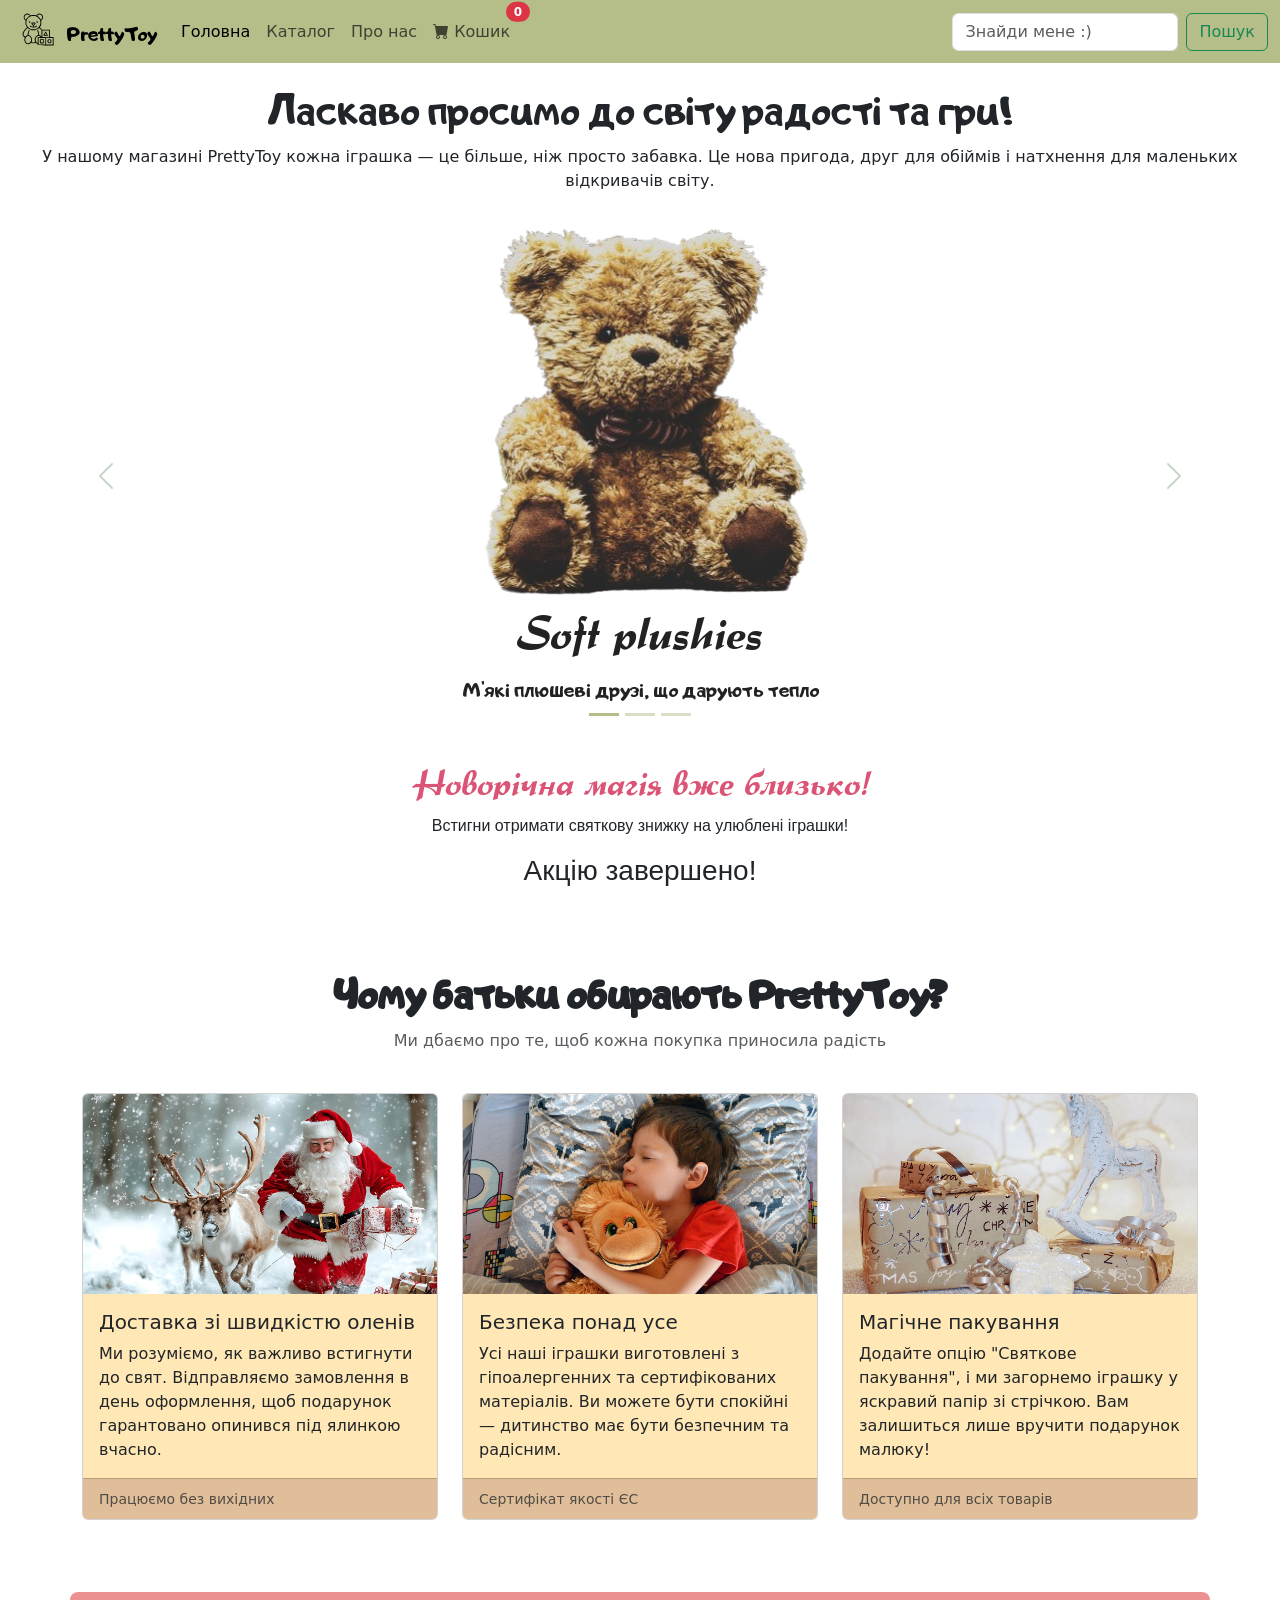
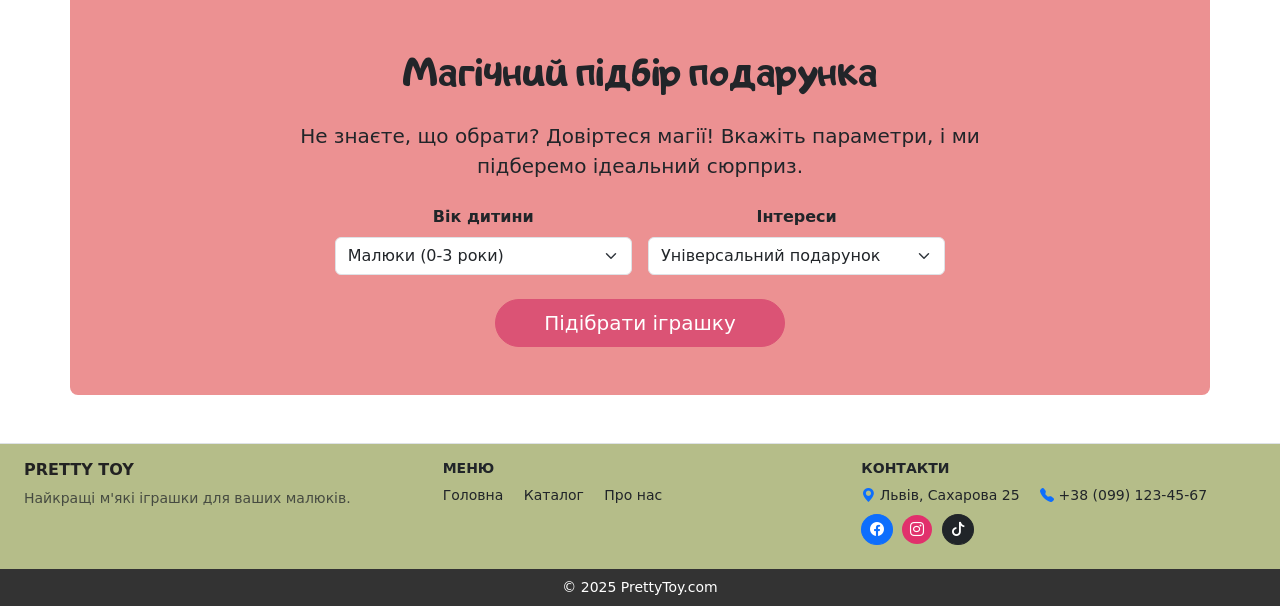
<file: index.html>
<!DOCTYPE html>
<html lang="uk">
<head>
    <meta charset="UTF-8">
    <meta name="viewport" content="width=device-width, initial-scale=1.0">
    <title>Document</title>
    <link href="https://cdn.jsdelivr.net/npm/bootstrap@5.3.8/dist/css/bootstrap.min.css" rel="stylesheet" integrity="sha384-sRIl4kxILFvY47J16cr9ZwB07vP4J8+LH7qKQnuqkuIAvNWLzeN8tE5YBujZqJLB" crossorigin="anonymous">
    <link href="styles\style.css" rel="stylesheet">
    <link rel="preconnect" href="https://fonts.googleapis.com">
<link rel="preconnect" href="https://fonts.gstatic.com" crossorigin>
<link href="https://fonts.googleapis.com/css2?family=Great+Vibes&family=Nunito:ital,wght@0,200..1000;1,200..1000&family=Oswald:wght@200..700&family=Roboto+Slab:wght@100..900&display=swap" rel="stylesheet">
<link rel="stylesheet" href="https://cdn.jsdelivr.net/npm/bootstrap-icons@1.11.1/font/bootstrap-icons.css">
<link rel="icon" type="image/png" href="images/logo.svg">
</head>
<body>
    <nav class="navbar navbar-expand-lg navigation">
  <div class="container-fluid">
<svg class="logo" version="1.0" xmlns="http://www.w3.org/2000/svg"
 width="300.000000pt" height="258.000000pt" viewBox="0 0 300.000000 258.000000"
 preserveAspectRatio="xMidYMid meet">
<metadata>
Created by potrace 1.10, written by Peter Selinger 2001-2011
</metadata>
<g transform="translate(0.000000,258.000000) scale(0.100000,-0.100000)"
fill="#000000" stroke="none">
<path d="M750 2258 c-68 -35 -103 -86 -108 -157 -6 -79 11 -123 63 -169 l43
-38 -11 -54 c-18 -90 16 -231 71 -292 14 -16 8 -25 -70 -106 -180 -187 -210
-361 -77 -443 26 -16 37 -29 32 -39 -68 -163 34 -353 191 -353 56 0 98 18 134
56 23 24 25 24 55 9 51 -25 127 -27 178 -5 l45 20 17 -23 c9 -12 35 -31 57
-40 32 -14 40 -23 36 -37 -12 -48 -22 -47 435 -47 l429 0 0 225 0 224 -101 3
-100 3 -2 200 -2 200 -211 3 -210 2 -65 63 -64 63 28 45 c43 68 59 138 55 237
l-3 87 42 42 c67 67 80 145 37 231 -61 124 -220 148 -318 49 l-41 -42 -45 12
c-61 16 -145 16 -206 0 -51 -13 -51 -13 -70 15 -25 38 -107 78 -159 78 -23 0
-60 -10 -85 -22z m184 -62 c43 -32 44 -39 11 -54 -41 -19 -125 -103 -155 -155
l-27 -47 -26 20 c-34 27 -61 99 -53 144 8 41 38 81 80 108 45 28 123 21 170
-16z m636 15 c95 -50 108 -173 28 -249 l-25 -23 -34 58 c-30 50 -98 116 -155
149 -17 10 -17 13 -4 29 45 55 127 70 190 36z m-238 -93 c292 -135 298 -523
10 -665 -72 -36 -81 -38 -171 -38 -133 1 -193 25 -282 114 -84 84 -114 162
-107 275 10 151 90 257 245 322 51 22 70 24 153 21 77 -2 106 -8 152 -29z
m-350 -713 c31 -14 84 -31 118 -37 115 -20 261 19 344 92 l37 33 65 -64 64
-63 0 -175 0 -175 -32 31 c-18 17 -46 35 -63 40 -29 9 -30 13 -37 80 -8 80
-47 192 -72 207 -25 16 -38 -11 -21 -44 19 -36 43 -127 48 -181 l4 -47 -39
-11 c-55 -17 -111 -72 -138 -133 -19 -43 -22 -65 -18 -126 3 -40 10 -78 17
-85 17 -17 14 -23 -19 -37 -33 -14 -144 -10 -159 6 -6 5 -4 31 5 64 36 132
-36 280 -152 311 l-37 11 6 59 c4 32 16 85 28 116 28 79 29 98 4 98 -16 0 -25
-15 -46 -75 -15 -41 -30 -105 -34 -142 -6 -57 -10 -68 -25 -68 -10 0 -39 -16
-64 -35 -44 -34 -48 -35 -75 -21 -69 36 -84 123 -37 216 33 65 114 168 163
208 l37 30 36 -29 c19 -15 61 -40 92 -54z m1038 -232 l0 -183 -178 0 c-98 0
-181 2 -183 4 -2 2 -3 85 -1 183 l3 178 179 0 180 0 0 -182z m-1072 -137 c95
-49 129 -180 75 -287 -85 -166 -284 -108 -301 87 -7 85 26 155 92 195 37 22
96 25 134 5z m565 3 c12 -6 30 -19 41 -28 17 -15 13 -16 -65 -21 l-84 -5 0
-162 c1 -90 -2 -163 -6 -163 -4 0 -22 12 -39 26 -98 83 -94 270 8 339 40 27
107 34 145 14z m305 -270 l-3 -180 -183 -2 -182 -2 0 183 0 182 185 0 185 0
-2 -181z m403 -2 l1 -178 -181 -2 -181 -2 0 183 0 182 180 -2 181 -3 0 -178z"/>
<path d="M930 1846 c-28 -35 11 -93 48 -70 35 22 22 84 -18 84 -10 0 -23 -7
-30 -14z"/>
<path d="M1346 1844 c-9 -8 -16 -21 -16 -28 0 -15 32 -46 47 -46 13 0 43 33
43 48 0 15 -29 42 -45 42 -7 0 -21 -7 -29 -16z"/>
<path d="M1070 1770 c-30 -30 -25 -51 30 -105 40 -39 50 -56 50 -82 0 -31 -2
-33 -27 -27 -16 3 -52 17 -81 31 -38 18 -57 22 -64 15 -18 -18 -2 -38 49 -63
41 -20 63 -24 143 -24 84 0 101 3 148 28 50 26 64 48 41 63 -6 3 -34 -5 -62
-19 -29 -14 -64 -28 -79 -31 -26 -6 -28 -4 -28 27 0 26 10 42 45 77 50 49 58
85 27 113 -29 26 -165 24 -192 -3z m170 -34 c0 -2 -16 -20 -37 -41 l-36 -36
-34 32 c-18 18 -33 37 -33 41 0 4 32 8 70 8 39 0 70 -2 70 -4z"/>
<path d="M1823 1278 c-6 -7 -33 -53 -62 -101 -68 -116 -66 -119 83 -115 92 3
111 6 114 19 3 17 -99 201 -115 206 -6 2 -15 -2 -20 -9z m49 -118 l28 -50 -61
0 c-33 0 -59 3 -57 8 10 22 54 92 58 92 3 0 17 -23 32 -50z"/>
<path d="M1533 873 c-18 -6 -18 -194 -1 -211 14 -14 175 -17 196 -3 10 6 14
35 14 104 0 53 -3 101 -7 106 -6 11 -178 14 -202 4z m167 -108 l0 -65 -65 0
-65 0 0 65 0 65 65 0 65 0 0 -65z"/>
<path d="M1983 860 c-54 -33 -69 -91 -38 -150 64 -125 261 -24 201 102 -31 64
-102 85 -163 48z m111 -52 c33 -47 4 -108 -51 -108 -55 0 -85 70 -46 112 23
26 78 24 97 -4z"/>
</g>
</svg>
<a class="navbar-brand adigiana" href="index.html">PrettyToy</a>
    <button class="navbar-toggler" type="button" data-bs-toggle="collapse" data-bs-target="#navbarSupportedContent" aria-controls="navbarSupportedContent" aria-expanded="false" aria-label="Toggle navigation">
      <span class="navbar-toggler-icon"></span>
    </button>
    <div class="collapse navbar-collapse" id="navbarSupportedContent">
      <ul class="navbar-nav me-auto mb-2 mb-lg-0">
        <li class="nav-item">
          <a class="nav-link active" aria-current="page" href="index.html">Головна</a>
        </li>
        <li class="nav-item">
          <a class="nav-link" href="catalog.html">Каталог</a>
        </li>
        <li class="nav-item dropdown">
          <a class="nav-link" href="about.html">
            Про нас
          </a>
        </li>
           <ul class="navbar-nav ms-auto mb-2 mb-lg-0">
    <li class="nav-item">
        <a class="nav-link position-relative" href="#" id="open-cart">
            <i class="bi bi-cart-fill"></i> Кошик
            <span id="cart-count"
                  class="position-absolute top-0 start-100 translate-middle badge rounded-pill bg-danger">
                0
            </span>
        </a>
    </li>
</ul>
      </ul>
      <form class="d-flex" role="search">
        <input class="form-control me-2" type="search" placeholder="Знайди мене :)" aria-label="Search"/>
        <button class="btn btn-outline-success" type="submit">Пошук</button>
      </form>
    </div>
  </div>
</nav>

<section class="container-fluid main-info">
    <h1 class="text-center adigiana main-info-header">Ласкаво просимо до світу радості та гри!</h1>
    <p class="text-center">У нашому магазині PrettyToy кожна іграшка — це більше, ніж просто забавка. Це нова пригода, друг для обіймів і натхнення для маленьких відкривачів світу.</p>
<div id="carouselExampleCaptions" class="carousel slide" data-bs-ride="carousel">
  <div class="carousel-indicators">
    <button type="button" data-bs-target="#carouselExampleCaptions" data-bs-slide-to="0" class="active" aria-current="true" aria-label="Slide 1"></button>
    <button type="button" data-bs-target="#carouselExampleCaptions" data-bs-slide-to="1" aria-label="Slide 2"></button>
    <button type="button" data-bs-target="#carouselExampleCaptions" data-bs-slide-to="2" aria-label="Slide 3"></button>
  </div>
  <div class="carousel-inner">
    <div class="carousel-item active" data-bs-interval="3000">
      <img src="images\teddy-bear.png" class="d-block mx-auto" style="height: 400px" alt="Плюшевий ведмедик">
      <div class="carousel-caption d-none d-md-block">
        <h5 class="splandor carousel-header">Soft plushies</h5>
        <p class="adigiana carousel-desc">М’які плюшеві друзі, що дарують тепло</p>
      </div>
    </div>
    <div class="carousel-item">
      <img src="images\car.png" class="d-block mx-auto" style="height: 400px" alt="Пластикова машинка">
      <div class="carousel-caption d-none d-md-block">
        <h5 class="splandor carousel-header">Colourful Plastic</h5>
        <p class="adigiana carousel-desc">Міцний та безпечний пластик, перевірений любов’ю батьків</p>
      </div>
    </div>
    <div class="carousel-item">
      <img src="images\educational-toy.png" class="d-block mx-auto" style="height: 400px" alt="Розвивальна іграшка">
      <div class="carousel-caption d-none d-md-block">
        <h5 class="splandor carousel-header">Educational toys</h5>
        <p class="adigiana carousel-desc">Розвивальні іграшки для дітей різного віку</p>
      </div>
    </div>
  </div>
  <button class="carousel-control-prev" type="button" data-bs-target="#carouselExampleCaptions" data-bs-slide="prev">
    <span class="carousel-control-prev-icon" aria-hidden="true"></span>
    <span class="visually-hidden">Previous</span>
  </button>
  <button class="carousel-control-next" type="button" data-bs-target="#carouselExampleCaptions" data-bs-slide="next">
    <span class="carousel-control-next-icon" aria-hidden="true"></span>
    <span class="visually-hidden">Next</span>
  </button>
</div>

<div class="sale-timer">
  <h2 class="splandor" style="font-size: 36px; color: #DB5375;">Новорічна магія вже близько!</h2>
  <p class="subtitle">Встигни отримати святкову знижку на улюблені іграшки!</p>

  <div id="countdown">
    <div><span id="days">00</span><p>Днів</p></div>
    <div><span id="hours">00</span><p>Годин</p></div>
    <div><span id="minutes">00</span><p>Хвилин</p></div>
    <div><span id="seconds">00</span><p>Секунд</p></div>
  </div>
</div>

<div class="container my-5">
    <div class="row mb-4">
        <div class="col-12 text-center">
            <h2 class="fw-bold adigiana" style="font-size: 48px;">Чому батьки обирають PrettyToy?</h2>
            <p class="text-muted">Ми дбаємо про те, щоб кожна покупка приносила радість</p>
        </div>
    </div>

    <div class="row">
        
        <div class="col-12 col-md-6 col-lg-4 mb-4">
            <div class="card h-100">
                <img src="images\santa-9242062_1280.jpg" class="card-img-top" alt="Швидка доставка" style="height: 200px; object-fit: cover;">
                <div class="card-body">
                    <h5 class="card-title">Доставка зі швидкістю оленів</h5>
                    <p class="card-text">Ми розуміємо, як важливо встигнути до свят. Відправляємо замовлення в день оформлення, щоб подарунок гарантовано опинився під ялинкою вчасно.</p>
                </div>
                <div class="card-footer">
                    <small class="text-muted">Працюємо без вихідних</small>
                </div>
            </div>
        </div>

        <div class="col-12 col-md-6 col-lg-4 mb-4">
            <div class="card h-100">
                <img src="images\dream-5071192_1280.jpg" class="card-img-top" alt="Безпечні іграшки" style="height: 200px; object-fit: cover;">
                <div class="card-body">
                    <h5 class="card-title">Безпека понад усе</h5>
                    <p class="card-text">Усі наші іграшки виготовлені з гіпоалергенних та сертифікованих матеріалів. Ви можете бути спокійні — дитинство має бути безпечним та радісним.</p>
                </div>
                <div class="card-footer">
                    <small class="text-muted">Сертифікат якості ЄС</small>
                </div>
            </div>
        </div>

        <div class="col-12 col-md-6 col-lg-4 mb-4">
            <div class="card h-100">
                <img src="images\christmas-4645449_1280.jpg" class="card-img-top" alt="Святкове пакування" style="height: 200px; object-fit: cover;">
                <div class="card-body">
                    <h5 class="card-title">Магічне пакування</h5>
                    <p class="card-text">Додайте опцію "Святкове пакування", і ми загорнемо іграшку у яскравий папір зі стрічкою. Вам залишиться лише вручити подарунок малюку!</p>
                </div>
                <div class="card-footer">
                    <small class="text-muted">Доступно для всіх товарів</small>
                </div>
            </div>
        </div>

    </div>
</div>

<section class="container my-5 py-5 rounded-3 toy-random">
    <div class="row justify-content-center text-center">
        <div class="col-md-8">
            <h2 class="mb-4 adigiana" style="font-size: 48px;">Магічний підбір подарунка</h2>
            <p class="lead mb-4">Не знаєте, що обрати? Довіртеся магії! Вкажіть параметри, і ми підберемо ідеальний сюрприз.</p>
            
            <form id="toyForm" class="row g-3 justify-content-center">
                
                <div class="col-md-5">
                    <label for="ageSelect" class="form-label fw-bold">Вік дитини</label>
                    <select class="form-select" id="ageSelect">
                        <option value="baby">Малюки (0-3 роки)</option>
                        <option value="preschool">Дошкільнята (3-6 років)</option>
                        <option value="school">Школярі (6+ років)</option>
                    </select>
                </div>

                <div class="col-md-5">
                    <label for="typeSelect" class="form-label fw-bold">Інтереси</label>
                    <select class="form-select" id="typeSelect">
                        <option value="universal">Універсальний подарунок</option>
                        <option value="active">Активні ігри</option>
                        <option value="creative">Творчість та ляльки</option>
                    </select>
                </div>

                <div class="col-12 mt-4">
                    <button type="button" class="btn btn-primary btn-lg px-5 rounded-pill btn-toy-random" onclick="findRandomToy()">
                        Підібрати іграшку
                    </button>
                </div>
            </form>

            <div id="resultBlock" class="mt-4 d-none">
                <div class="card mx-auto shadow-sm" style="max-width: 400px;">
                    <div class="card-body">
                        <h5 class="text-uppercase small">Ваш ідеальний вибір:</h5>
                        <h3 class="card-title my-3" id="toyName">Назва іграшки</h3>
                        <p class="card-text" id="toyDesc">Опис іграшки...</p>
                        <button id="magic-add-btn" class="btn btn-outline-primary btn-sm btn-toy-link">Додати товар у кошик</button>
                    </div>
                </div>
            </div>
            
            <div id="errorBlock" class="alert alert-warning mt-4 d-none">
                На жаль, за цими критеріями ми ще не додали іграшок. Спробуйте інші параметри!
            </div>

        </div>
    </div>
</section>
</section>
<footer class="bg-light text-start border-top mt-4 foot">
  <div class="container-fluid py-3 px-4"> 
    <div class="row">
      
      <div class="col-lg-4 col-md-6 mb-2">
        <h6 class="text-uppercase text-primary fw-bold footer-logo">Pretty Toy</h6>
        <p class="small text-muted mb-0">
          Найкращі м'які іграшки для ваших малюків. 
        </p>
      </div>

      <div class="col-lg-4 col-md-6 mb-2">
        <h6 class="text-uppercase fw-bold small">Меню</h6>
        <ul class="list-unstyled mb-0 small">
          <li class="d-inline-block me-3"><a href="index.html" class="text-dark text-decoration-none">Головна</a></li>
          <li class="d-inline-block me-3"><a href="catalog.html" class="text-dark text-decoration-none">Каталог</a></li>
          <li class="d-inline-block"><a href="about.html" class="text-dark text-decoration-none">Про нас</a></li>
        </ul>
      </div>

      <div class="col-lg-4 col-md-12 mb-2">
        <h6 class="text-uppercase fw-bold small">Контакти</h6>
        <div class="small mb-2">
            <span class="me-3"><i class="bi bi-geo-alt-fill text-primary"></i> Львів, Сахарова 25</span>
            <span><i class="bi bi-telephone-fill text-primary"></i> +38 (099) 123-45-67</span>
        </div>
        
        <div>
             <a href="https://www.facebook.com/" class="btn btn-primary btn-sm btn-floating me-1 rounded-circle"><i class="bi bi-facebook"></i></a>
            <a href="https://www.instagram.com/" class="btn btn-danger btn-sm btn-floating me-1 rounded-circle" style="background: #E1306C; border: none;"><i class="bi bi-instagram"></i></a>
            <a href="https://www.tiktok.com/en/" class="btn btn-dark btn-sm btn-floating rounded-circle"><i class="bi bi-tiktok"></i></a>
        </div>
      </div>
      
    </div>
  </div>

  <div class="text-center py-2 text-white small" style="background-color: #333;">
    © 2025 PrettyToy.com
  </div>
</footer>
    <script src="https://cdn.jsdelivr.net/npm/bootstrap@5.3.8/dist/js/bootstrap.bundle.min.js" integrity="sha384-FKyoEForCGlyvwx9Hj09JcYn3nv7wiPVlz7YYwJrWVcXK/BmnVDxM+D2scQbITxI" crossorigin="anonymous"></script>
    <script src="scrypts\script.js"></script>
  </body>
</html>
</file>
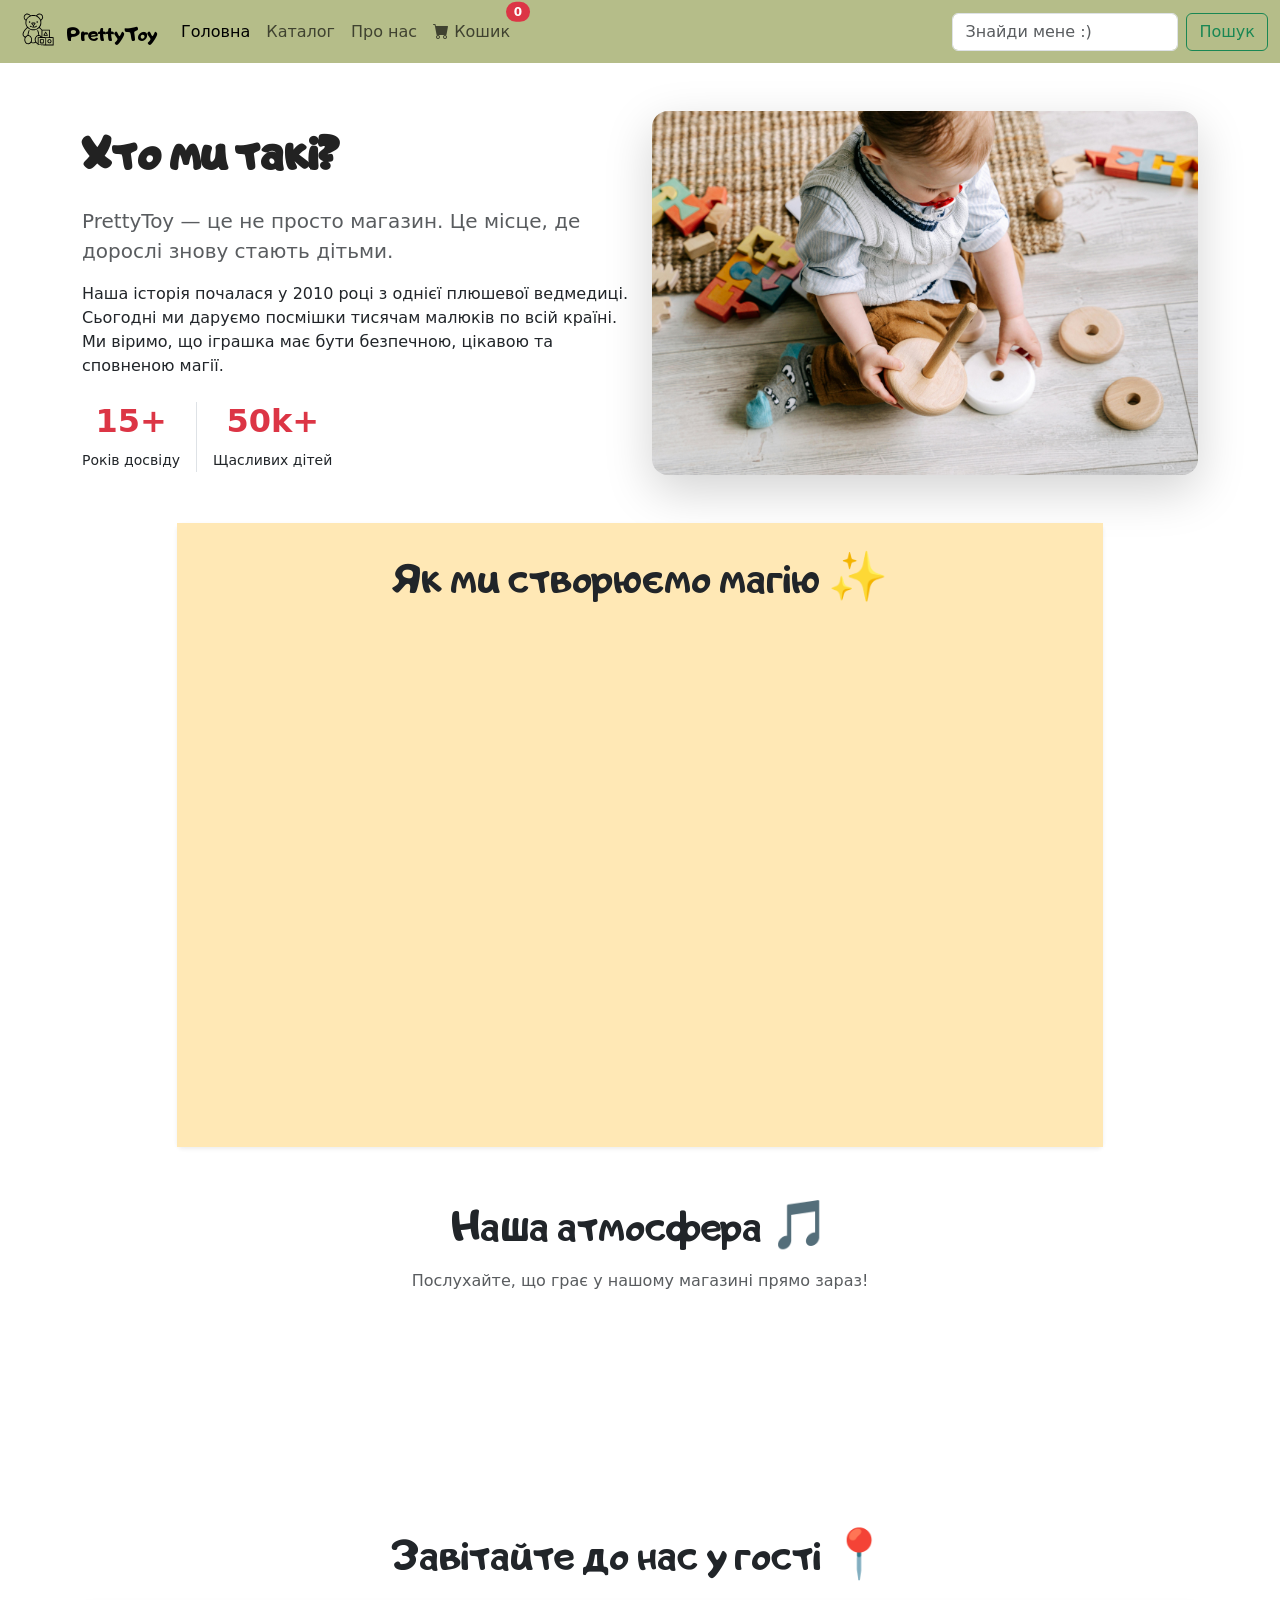
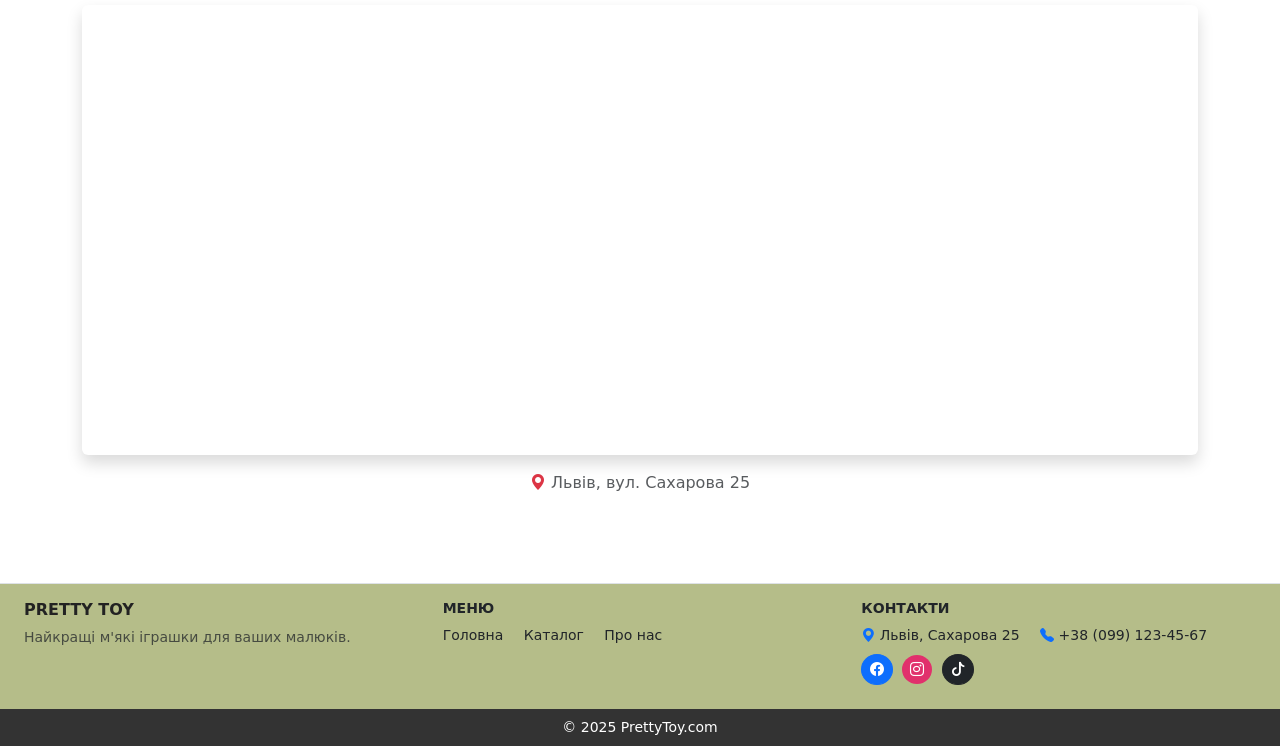
<file: about.html>
<!DOCTYPE html>
<html lang="uk">
<head>
    <meta charset="UTF-8">
    <meta name="viewport" content="width=device-width, initial-scale=1.0">
    <title>Каталог іграшок - Pretty Toy</title>
    <link href="https://cdn.jsdelivr.net/npm/bootstrap@5.3.8/dist/css/bootstrap.min.css" rel="stylesheet">
    <link href="styles/style.css" rel="stylesheet">
    <link href="styles/catalog.css" rel="stylesheet">
    <link rel="preconnect" href="https://fonts.googleapis.com">
    <link rel="preconnect" href="https://fonts.gstatic.com" crossorigin>
    <link href="https://fonts.googleapis.com/css2?family=Great+Vibes&family=Nunito:ital,wght@0,200..1000;1,200..1000&family=Oswald:wght@200..700&family=Roboto+Slab:wght@100..900&display=swap" rel="stylesheet">
    <link rel="stylesheet" href="https://cdn.jsdelivr.net/npm/bootstrap-icons@1.11.1/font/bootstrap-icons.css">
<link rel="icon" type="image/png" href="images/logo.svg">
</head>
<body>
 <nav class="navbar navbar-expand-lg navigation">
  <div class="container-fluid">
<svg class="logo" version="1.0" xmlns="http://www.w3.org/2000/svg"
 width="300.000000pt" height="258.000000pt" viewBox="0 0 300.000000 258.000000"
 preserveAspectRatio="xMidYMid meet">
<metadata>
Created by potrace 1.10, written by Peter Selinger 2001-2011
</metadata>
<g transform="translate(0.000000,258.000000) scale(0.100000,-0.100000)"
fill="#000000" stroke="none">
<path d="M750 2258 c-68 -35 -103 -86 -108 -157 -6 -79 11 -123 63 -169 l43
-38 -11 -54 c-18 -90 16 -231 71 -292 14 -16 8 -25 -70 -106 -180 -187 -210
-361 -77 -443 26 -16 37 -29 32 -39 -68 -163 34 -353 191 -353 56 0 98 18 134
56 23 24 25 24 55 9 51 -25 127 -27 178 -5 l45 20 17 -23 c9 -12 35 -31 57
-40 32 -14 40 -23 36 -37 -12 -48 -22 -47 435 -47 l429 0 0 225 0 224 -101 3
-100 3 -2 200 -2 200 -211 3 -210 2 -65 63 -64 63 28 45 c43 68 59 138 55 237
l-3 87 42 42 c67 67 80 145 37 231 -61 124 -220 148 -318 49 l-41 -42 -45 12
c-61 16 -145 16 -206 0 -51 -13 -51 -13 -70 15 -25 38 -107 78 -159 78 -23 0
-60 -10 -85 -22z m184 -62 c43 -32 44 -39 11 -54 -41 -19 -125 -103 -155 -155
l-27 -47 -26 20 c-34 27 -61 99 -53 144 8 41 38 81 80 108 45 28 123 21 170
-16z m636 15 c95 -50 108 -173 28 -249 l-25 -23 -34 58 c-30 50 -98 116 -155
149 -17 10 -17 13 -4 29 45 55 127 70 190 36z m-238 -93 c292 -135 298 -523
10 -665 -72 -36 -81 -38 -171 -38 -133 1 -193 25 -282 114 -84 84 -114 162
-107 275 10 151 90 257 245 322 51 22 70 24 153 21 77 -2 106 -8 152 -29z
m-350 -713 c31 -14 84 -31 118 -37 115 -20 261 19 344 92 l37 33 65 -64 64
-63 0 -175 0 -175 -32 31 c-18 17 -46 35 -63 40 -29 9 -30 13 -37 80 -8 80
-47 192 -72 207 -25 16 -38 -11 -21 -44 19 -36 43 -127 48 -181 l4 -47 -39
-11 c-55 -17 -111 -72 -138 -133 -19 -43 -22 -65 -18 -126 3 -40 10 -78 17
-85 17 -17 14 -23 -19 -37 -33 -14 -144 -10 -159 6 -6 5 -4 31 5 64 36 132
-36 280 -152 311 l-37 11 6 59 c4 32 16 85 28 116 28 79 29 98 4 98 -16 0 -25
-15 -46 -75 -15 -41 -30 -105 -34 -142 -6 -57 -10 -68 -25 -68 -10 0 -39 -16
-64 -35 -44 -34 -48 -35 -75 -21 -69 36 -84 123 -37 216 33 65 114 168 163
208 l37 30 36 -29 c19 -15 61 -40 92 -54z m1038 -232 l0 -183 -178 0 c-98 0
-181 2 -183 4 -2 2 -3 85 -1 183 l3 178 179 0 180 0 0 -182z m-1072 -137 c95
-49 129 -180 75 -287 -85 -166 -284 -108 -301 87 -7 85 26 155 92 195 37 22
96 25 134 5z m565 3 c12 -6 30 -19 41 -28 17 -15 13 -16 -65 -21 l-84 -5 0
-162 c1 -90 -2 -163 -6 -163 -4 0 -22 12 -39 26 -98 83 -94 270 8 339 40 27
107 34 145 14z m305 -270 l-3 -180 -183 -2 -182 -2 0 183 0 182 185 0 185 0
-2 -181z m403 -2 l1 -178 -181 -2 -181 -2 0 183 0 182 180 -2 181 -3 0 -178z"/>
<path d="M930 1846 c-28 -35 11 -93 48 -70 35 22 22 84 -18 84 -10 0 -23 -7
-30 -14z"/>
<path d="M1346 1844 c-9 -8 -16 -21 -16 -28 0 -15 32 -46 47 -46 13 0 43 33
43 48 0 15 -29 42 -45 42 -7 0 -21 -7 -29 -16z"/>
<path d="M1070 1770 c-30 -30 -25 -51 30 -105 40 -39 50 -56 50 -82 0 -31 -2
-33 -27 -27 -16 3 -52 17 -81 31 -38 18 -57 22 -64 15 -18 -18 -2 -38 49 -63
41 -20 63 -24 143 -24 84 0 101 3 148 28 50 26 64 48 41 63 -6 3 -34 -5 -62
-19 -29 -14 -64 -28 -79 -31 -26 -6 -28 -4 -28 27 0 26 10 42 45 77 50 49 58
85 27 113 -29 26 -165 24 -192 -3z m170 -34 c0 -2 -16 -20 -37 -41 l-36 -36
-34 32 c-18 18 -33 37 -33 41 0 4 32 8 70 8 39 0 70 -2 70 -4z"/>
<path d="M1823 1278 c-6 -7 -33 -53 -62 -101 -68 -116 -66 -119 83 -115 92 3
111 6 114 19 3 17 -99 201 -115 206 -6 2 -15 -2 -20 -9z m49 -118 l28 -50 -61
0 c-33 0 -59 3 -57 8 10 22 54 92 58 92 3 0 17 -23 32 -50z"/>
<path d="M1533 873 c-18 -6 -18 -194 -1 -211 14 -14 175 -17 196 -3 10 6 14
35 14 104 0 53 -3 101 -7 106 -6 11 -178 14 -202 4z m167 -108 l0 -65 -65 0
-65 0 0 65 0 65 65 0 65 0 0 -65z"/>
<path d="M1983 860 c-54 -33 -69 -91 -38 -150 64 -125 261 -24 201 102 -31 64
-102 85 -163 48z m111 -52 c33 -47 4 -108 -51 -108 -55 0 -85 70 -46 112 23
26 78 24 97 -4z"/>
</g>
</svg>
<a class="navbar-brand adigiana" href="index.html">PrettyToy</a>
    <button class="navbar-toggler" type="button" data-bs-toggle="collapse" data-bs-target="#navbarSupportedContent" aria-controls="navbarSupportedContent" aria-expanded="false" aria-label="Toggle navigation">
      <span class="navbar-toggler-icon"></span>
    </button>
    <div class="collapse navbar-collapse" id="navbarSupportedContent">
      <ul class="navbar-nav me-auto mb-2 mb-lg-0">
        <li class="nav-item">
          <a class="nav-link active" aria-current="page" href="index.html">Головна</a>
        </li>
        <li class="nav-item">
          <a class="nav-link" href="catalog.html">Каталог</a>
        </li>
        <li class="nav-item dropdown">
          <a class="nav-link" href="about.html">
            Про нас
          </a>
        </li>
        <ul class="navbar-nav ms-auto mb-2 mb-lg-0">
    <li class="nav-item">
        <a class="nav-link position-relative" href="#" id="open-cart">
            <i class="bi bi-cart-fill"></i> Кошик
            <span id="cart-count"
                  class="position-absolute top-0 start-100 translate-middle badge rounded-pill bg-danger">
                0
            </span>
        </a>
    </li>
</ul>
      </ul>
      <form class="d-flex" role="search">
        <input class="form-control me-2" type="search" placeholder="Знайди мене :)" aria-label="Search"/>
        <button class="btn btn-outline-success" type="submit">Пошук</button>
      </form>
    </div>
  </div>
</nav>

<div class="container my-5">
    
    <div class="row align-items-center mb-5">
        <div class="col-lg-6">
            <h1 class="display-4 fw-bold text-primary mb-4 adigiana" style="font-size: 56px; color: #222 !important;">Хто ми такі?</h1>
            <p class="lead text-muted">PrettyToy — це не просто магазин. Це місце, де дорослі знову стають дітьми.</p>
            <p>Наша історія почалася у 2010 році з однієї плюшевої ведмедиці. Сьогодні ми даруємо посмішки тисячам малюків по всій країні. Ми віримо, що іграшка має бути безпечною, цікавою та сповненою магії.</p>
            <div class="d-flex gap-3 mt-4">
                <div class="text-center">
                    <h2 class="fw-bold text-danger">15+</h2>
                    <small>Років досвіду</small>
                </div>
                <div class="text-center border-start ps-3">
                    <h2 class="fw-bold text-danger">50k+</h2>
                    <small>Щасливих дітей</small>
                </div>
            </div>
        </div>
        <div class="col-lg-6 mt-4 mt-lg-0">
             <img src="images\pexels-ivan-s-8504336.jpg" alt="Даруємо щастя" class="img-fluid rounded-4 shadow-lg" style="background: #f8f9fa;">
        </div>
    </div>

    <div class="row mb-5 justify-content-center">
        <div class="col-md-10">
            <div class="card border-0 shadow-sm">
                <div class="card-body p-4 text-center">
                    <h3 class="mb-4 adigiana" style="font-size: 48px;">Як ми створюємо магію ✨</h3>
                    <div class="ratio ratio-16x9 rounded-3 overflow-hidden">
                        <iframe src="https://www.youtube.com/embed/KbZzNdIxxVI?si=ltSHIYE100txXUVe" 
                                title="YouTube video player" 
                                frameborder="0" 
                                allow="accelerometer; autoplay; clipboard-write; encrypted-media; gyroscope; picture-in-picture; web-share" 
                                allowfullscreen></iframe>
                    </div>
                </div>
            </div>
        </div>
    </div>

    <div class="row mb-5">
        <div class="col-12 text-center">
            <h3 class="mb-3 adigiana" style="font-size: 48px;">Наша атмосфера 🎵</h3>
            <p class="text-muted mb-4">Послухайте, що грає у нашому магазині прямо зараз!</p>
            <iframe style="border-radius:12px" src="https://open.spotify.com/embed/album/2p9Al9Ebg8KBujucVEK160?utm_source=generator" width="100%" height="152" frameBorder="0" allowfullscreen="" allow="autoplay; clipboard-write; encrypted-media; fullscreen; picture-in-picture" loading="lazy"></iframe>
        </div>
    </div>

    <div class="row">
        <div class="col-12">
            <h3 class="text-center mb-4 adigiana" style="font-size: 48px;">Завітайте до нас у гості 📍</h3>
            <div class="card shadow border-0 overflow-hidden">
                <iframe src="https://www.google.com/maps/embed?pb=!1m18!1m12!1m3!1d2574.00259790152!2d24.010665176364878!3d49.823616371479375!2m3!1f0!2f0!3f0!3m2!1i1024!2i768!4f13.1!3m3!1m2!1s0x473ae78891524133%3A0x47b4616fe7791f08!2sNU%20%22LP%22%20Hostel%20%234!5e0!3m2!1sru!2sua!4v1765368056879!5m2!1sru!2sua" 
                        width="100%" 
                        height="450" 
                        style="border:0;" 
                        allowfullscreen="" 
                        loading="lazy" 
                        referrerpolicy="no-referrer-when-downgrade"></iframe>
            </div>
            <p class="text-center mt-3 text-muted">
                <i class="bi bi-geo-alt-fill text-danger"></i> Львів, вул. Сахарова 25
            </p>
        </div>
    </div>

</div>

<footer class="bg-light text-start border-top mt-4 foot">
  <div class="container-fluid py-3 px-4">
    <div class="row">
      <div class="col-lg-4 col-md-6 mb-2">
        <h6 class="text-uppercase text-primary fw-bold footer-logo">Pretty Toy</h6>
        <p class="small text-muted mb-0">Найкращі м'які іграшки для ваших малюків.</p>
      </div>
      <div class="col-lg-4 col-md-6 mb-2">
        <h6 class="text-uppercase fw-bold small">Меню</h6>
        <ul class="list-unstyled mb-0 small">
          <li class="d-inline-block me-3"><a href="index.html" class="text-dark text-decoration-none">Головна</a></li>
          <li class="d-inline-block me-3"><a href="catalog.html" class="text-dark text-decoration-none">Каталог</a></li>
          <li class="d-inline-block"><a href="about.html" class="text-dark text-decoration-none">Про нас</a></li>
        </ul>
      </div>
      <div class="col-lg-4 col-md-12 mb-2">
        <h6 class="text-uppercase fw-bold small">Контакти</h6>
        <div class="small mb-2">
            <span class="me-3"><i class="bi bi-geo-alt-fill text-primary"></i> Львів, Сахарова 25</span>
            <span><i class="bi bi-telephone-fill text-primary"></i> +38 (099) 123-45-67</span>
        </div>
        <div>
            <a href="https://www.facebook.com/" class="btn btn-primary btn-sm btn-floating me-1 rounded-circle"><i class="bi bi-facebook"></i></a>
            <a href="https://www.instagram.com/" class="btn btn-danger btn-sm btn-floating me-1 rounded-circle" style="background: #E1306C; border: none;"><i class="bi bi-instagram"></i></a>
            <a href="https://www.tiktok.com/en/" class="btn btn-dark btn-sm btn-floating rounded-circle"><i class="bi bi-tiktok"></i></a>
        </div>
      </div>
    </div>
  </div>
  <div class="text-center py-2 text-white small" style="background-color: #333;">
    © 2025 PrettyToy.com
  </div>
</footer>
</footer>
    <script src="https://cdn.jsdelivr.net/npm/bootstrap@5.3.3/dist/js/bootstrap.bundle.min.js"></script>
    <script src="scrypts/script.js"></script>
</body>
</html>
</file>
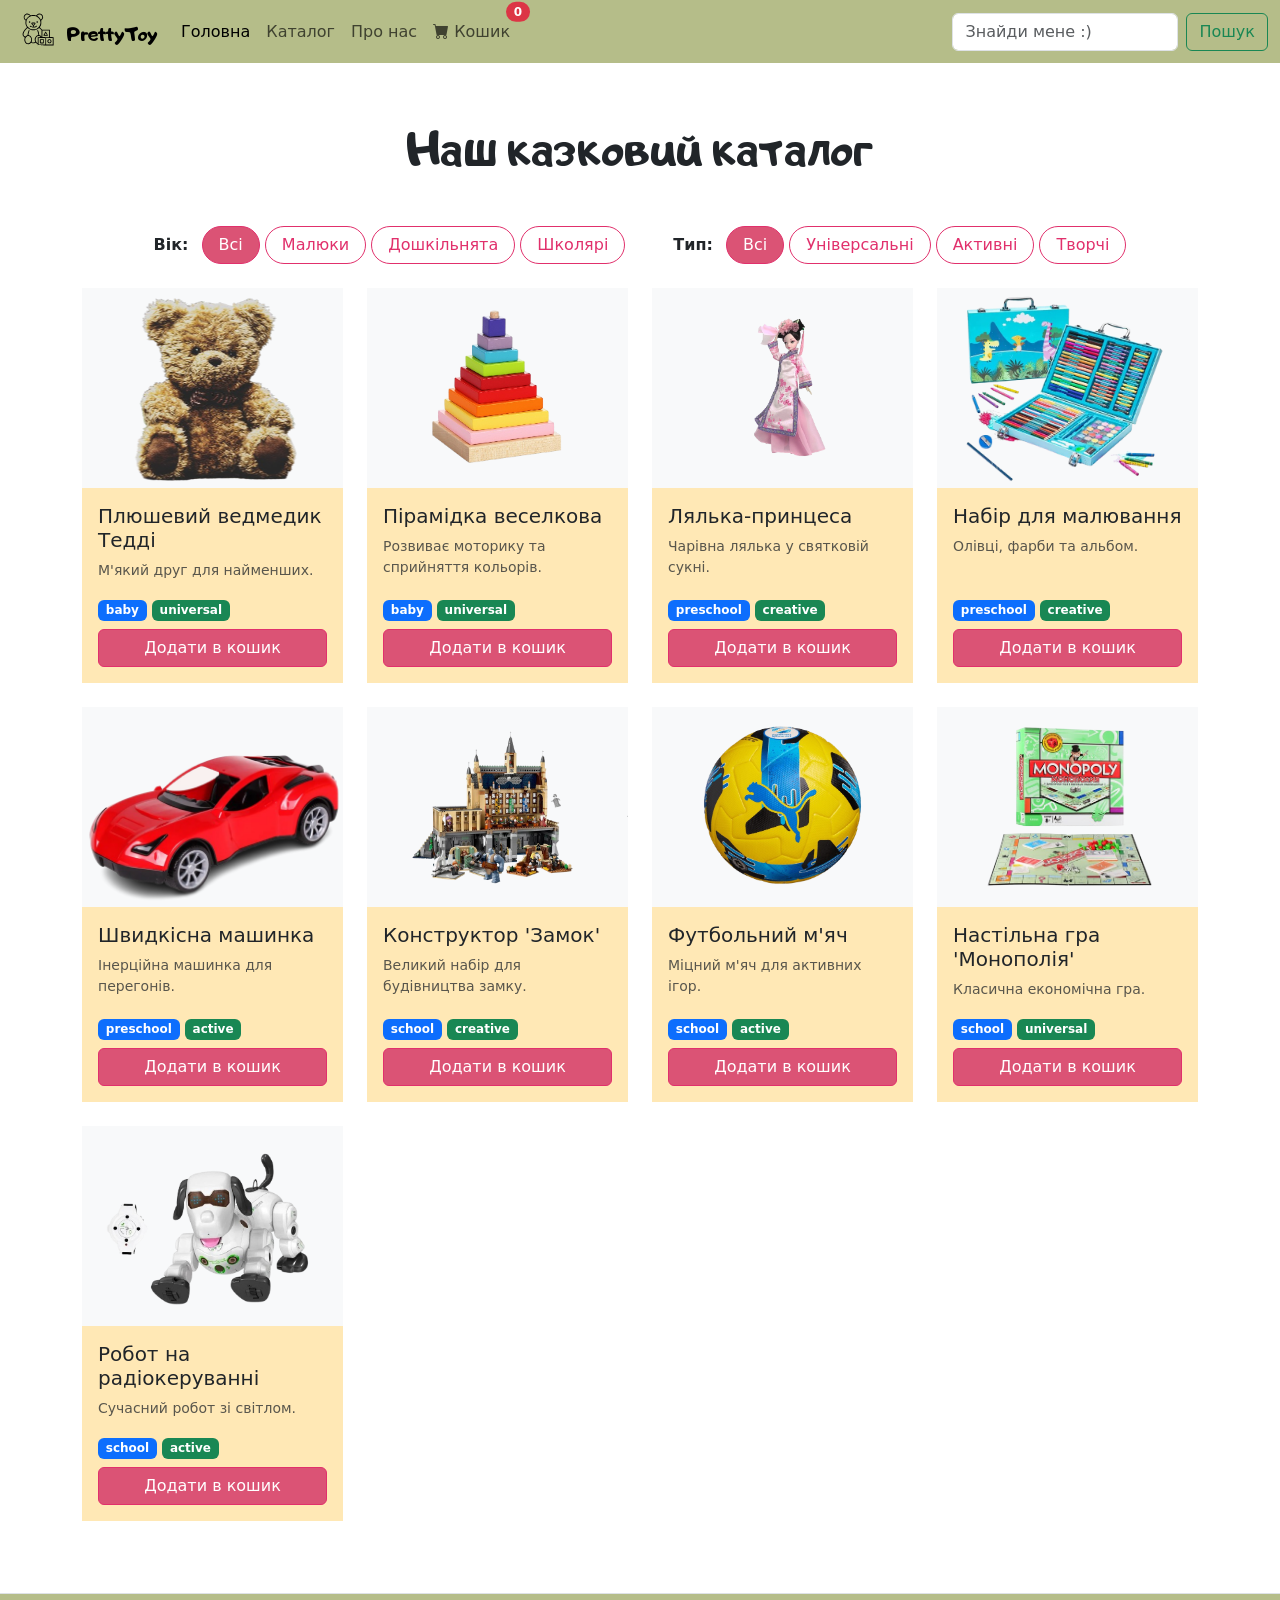
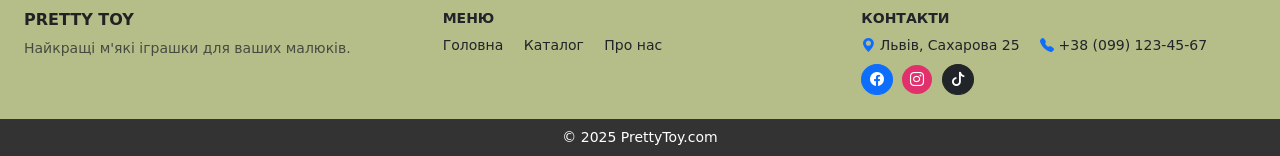
<file: catalog.html>
<!DOCTYPE html>
<html lang="uk">
<head>
    <meta charset="UTF-8">
    <meta name="viewport" content="width=device-width, initial-scale=1.0">
    <title>Каталог іграшок - Pretty Toy</title>
    <link href="https://cdn.jsdelivr.net/npm/bootstrap@5.3.8/dist/css/bootstrap.min.css" rel="stylesheet">
    <link href="styles/style.css" rel="stylesheet">
    <link href="styles/catalog.css" rel="stylesheet">
    <link rel="preconnect" href="https://fonts.googleapis.com">
    <link rel="preconnect" href="https://fonts.gstatic.com" crossorigin>
    <link href="https://fonts.googleapis.com/css2?family=Great+Vibes&family=Nunito:ital,wght@0,200..1000;1,200..1000&family=Oswald:wght@200..700&family=Roboto+Slab:wght@100..900&display=swap" rel="stylesheet">
    <link rel="stylesheet" href="https://cdn.jsdelivr.net/npm/bootstrap-icons@1.11.1/font/bootstrap-icons.css">
<link rel="icon" type="image/png" href="images/logo.svg">
</head>
<body>
 <nav class="navbar navbar-expand-lg navigation">
  <div class="container-fluid">
<svg class="logo" version="1.0" xmlns="http://www.w3.org/2000/svg"
 width="300.000000pt" height="258.000000pt" viewBox="0 0 300.000000 258.000000"
 preserveAspectRatio="xMidYMid meet">
<metadata>
Created by potrace 1.10, written by Peter Selinger 2001-2011
</metadata>
<g transform="translate(0.000000,258.000000) scale(0.100000,-0.100000)"
fill="#000000" stroke="none">
<path d="M750 2258 c-68 -35 -103 -86 -108 -157 -6 -79 11 -123 63 -169 l43
-38 -11 -54 c-18 -90 16 -231 71 -292 14 -16 8 -25 -70 -106 -180 -187 -210
-361 -77 -443 26 -16 37 -29 32 -39 -68 -163 34 -353 191 -353 56 0 98 18 134
56 23 24 25 24 55 9 51 -25 127 -27 178 -5 l45 20 17 -23 c9 -12 35 -31 57
-40 32 -14 40 -23 36 -37 -12 -48 -22 -47 435 -47 l429 0 0 225 0 224 -101 3
-100 3 -2 200 -2 200 -211 3 -210 2 -65 63 -64 63 28 45 c43 68 59 138 55 237
l-3 87 42 42 c67 67 80 145 37 231 -61 124 -220 148 -318 49 l-41 -42 -45 12
c-61 16 -145 16 -206 0 -51 -13 -51 -13 -70 15 -25 38 -107 78 -159 78 -23 0
-60 -10 -85 -22z m184 -62 c43 -32 44 -39 11 -54 -41 -19 -125 -103 -155 -155
l-27 -47 -26 20 c-34 27 -61 99 -53 144 8 41 38 81 80 108 45 28 123 21 170
-16z m636 15 c95 -50 108 -173 28 -249 l-25 -23 -34 58 c-30 50 -98 116 -155
149 -17 10 -17 13 -4 29 45 55 127 70 190 36z m-238 -93 c292 -135 298 -523
10 -665 -72 -36 -81 -38 -171 -38 -133 1 -193 25 -282 114 -84 84 -114 162
-107 275 10 151 90 257 245 322 51 22 70 24 153 21 77 -2 106 -8 152 -29z
m-350 -713 c31 -14 84 -31 118 -37 115 -20 261 19 344 92 l37 33 65 -64 64
-63 0 -175 0 -175 -32 31 c-18 17 -46 35 -63 40 -29 9 -30 13 -37 80 -8 80
-47 192 -72 207 -25 16 -38 -11 -21 -44 19 -36 43 -127 48 -181 l4 -47 -39
-11 c-55 -17 -111 -72 -138 -133 -19 -43 -22 -65 -18 -126 3 -40 10 -78 17
-85 17 -17 14 -23 -19 -37 -33 -14 -144 -10 -159 6 -6 5 -4 31 5 64 36 132
-36 280 -152 311 l-37 11 6 59 c4 32 16 85 28 116 28 79 29 98 4 98 -16 0 -25
-15 -46 -75 -15 -41 -30 -105 -34 -142 -6 -57 -10 -68 -25 -68 -10 0 -39 -16
-64 -35 -44 -34 -48 -35 -75 -21 -69 36 -84 123 -37 216 33 65 114 168 163
208 l37 30 36 -29 c19 -15 61 -40 92 -54z m1038 -232 l0 -183 -178 0 c-98 0
-181 2 -183 4 -2 2 -3 85 -1 183 l3 178 179 0 180 0 0 -182z m-1072 -137 c95
-49 129 -180 75 -287 -85 -166 -284 -108 -301 87 -7 85 26 155 92 195 37 22
96 25 134 5z m565 3 c12 -6 30 -19 41 -28 17 -15 13 -16 -65 -21 l-84 -5 0
-162 c1 -90 -2 -163 -6 -163 -4 0 -22 12 -39 26 -98 83 -94 270 8 339 40 27
107 34 145 14z m305 -270 l-3 -180 -183 -2 -182 -2 0 183 0 182 185 0 185 0
-2 -181z m403 -2 l1 -178 -181 -2 -181 -2 0 183 0 182 180 -2 181 -3 0 -178z"/>
<path d="M930 1846 c-28 -35 11 -93 48 -70 35 22 22 84 -18 84 -10 0 -23 -7
-30 -14z"/>
<path d="M1346 1844 c-9 -8 -16 -21 -16 -28 0 -15 32 -46 47 -46 13 0 43 33
43 48 0 15 -29 42 -45 42 -7 0 -21 -7 -29 -16z"/>
<path d="M1070 1770 c-30 -30 -25 -51 30 -105 40 -39 50 -56 50 -82 0 -31 -2
-33 -27 -27 -16 3 -52 17 -81 31 -38 18 -57 22 -64 15 -18 -18 -2 -38 49 -63
41 -20 63 -24 143 -24 84 0 101 3 148 28 50 26 64 48 41 63 -6 3 -34 -5 -62
-19 -29 -14 -64 -28 -79 -31 -26 -6 -28 -4 -28 27 0 26 10 42 45 77 50 49 58
85 27 113 -29 26 -165 24 -192 -3z m170 -34 c0 -2 -16 -20 -37 -41 l-36 -36
-34 32 c-18 18 -33 37 -33 41 0 4 32 8 70 8 39 0 70 -2 70 -4z"/>
<path d="M1823 1278 c-6 -7 -33 -53 -62 -101 -68 -116 -66 -119 83 -115 92 3
111 6 114 19 3 17 -99 201 -115 206 -6 2 -15 -2 -20 -9z m49 -118 l28 -50 -61
0 c-33 0 -59 3 -57 8 10 22 54 92 58 92 3 0 17 -23 32 -50z"/>
<path d="M1533 873 c-18 -6 -18 -194 -1 -211 14 -14 175 -17 196 -3 10 6 14
35 14 104 0 53 -3 101 -7 106 -6 11 -178 14 -202 4z m167 -108 l0 -65 -65 0
-65 0 0 65 0 65 65 0 65 0 0 -65z"/>
<path d="M1983 860 c-54 -33 -69 -91 -38 -150 64 -125 261 -24 201 102 -31 64
-102 85 -163 48z m111 -52 c33 -47 4 -108 -51 -108 -55 0 -85 70 -46 112 23
26 78 24 97 -4z"/>
</g>
</svg>
<a class="navbar-brand adigiana" href="index.html">PrettyToy</a>
    <button class="navbar-toggler" type="button" data-bs-toggle="collapse" data-bs-target="#navbarSupportedContent" aria-controls="navbarSupportedContent" aria-expanded="false" aria-label="Toggle navigation">
      <span class="navbar-toggler-icon"></span>
    </button>
    <div class="collapse navbar-collapse" id="navbarSupportedContent">
      <ul class="navbar-nav me-auto mb-2 mb-lg-0">
        <li class="nav-item">
          <a class="nav-link active" aria-current="page" href="index.html">Головна</a>
        </li>
        <li class="nav-item">
          <a class="nav-link" href="catalog.html">Каталог</a>
        </li>
        <li class="nav-item dropdown">
          <a class="nav-link" href="about.html">
            Про нас
          </a>
        </li>
        <ul class="navbar-nav ms-auto mb-2 mb-lg-0">
    <li class="nav-item">
        <a class="nav-link position-relative" href="#" id="open-cart">
            <i class="bi bi-cart-fill"></i> Кошик
            <span id="cart-count"
                  class="position-absolute top-0 start-100 translate-middle badge rounded-pill bg-danger">
                0
            </span>
        </a>
    </li>
</ul>
      </ul>
      <form class="d-flex" role="search">
        <input class="form-control me-2" type="search" placeholder="Знайди мене :)" aria-label="Search"/>
        <button class="btn btn-outline-success" type="submit">Пошук</button>
      </form>
    </div>
  </div>
</nav>

<div class="container my-5">
    <h1 class="text-center mb-5 display-4 adigiana">Наш казковий каталог</h1>

    <!-- Фільтри -->
    <div class="d-flex justify-content-center gap-5 mb-4 flex-wrap">
        <div>
            <span class="fw-bold me-2">Вік:</span>
            <button class="btn btn-outline-primary rounded-pill px-3 filter-btn age-btn active" data-age="all">Всі</button>
            <button class="btn btn-outline-primary rounded-pill px-3 filter-btn age-btn" data-age="baby">Малюки</button>
            <button class="btn btn-outline-primary rounded-pill px-3 filter-btn age-btn" data-age="preschool">Дошкільнята</button>
            <button class="btn btn-outline-primary rounded-pill px-3 filter-btn age-btn" data-age="school">Школярі</button>
        </div>
        <div>
            <span class="fw-bold me-2">Тип:</span>
            <button class="btn btn-outline-primary rounded-pill px-3 filter-btn type-btn active" data-type="all">Всі</button>
            <button class="btn btn-outline-primary rounded-pill px-3 filter-btn type-btn" data-type="universal">Універсальні</button>
            <button class="btn btn-outline-primary rounded-pill px-3 filter-btn type-btn" data-type="active">Активні</button>
            <button class="btn btn-outline-primary rounded-pill px-3 filter-btn type-btn" data-type="creative">Творчі</button>
        </div>
    </div>

    <!-- Контейнер для карток -->
    <div class="row g-4" id="catalog-container"></div>
</div>

<footer class="bg-light text-start border-top mt-4 foot">
  <div class="container-fluid py-3 px-4">
    <div class="row">
      <div class="col-lg-4 col-md-6 mb-2">
        <h6 class="text-uppercase text-primary fw-bold footer-logo">Pretty Toy</h6>
        <p class="small text-muted mb-0">Найкращі м'які іграшки для ваших малюків.</p>
      </div>
      <div class="col-lg-4 col-md-6 mb-2">
        <h6 class="text-uppercase fw-bold small">Меню</h6>
        <ul class="list-unstyled mb-0 small">
          <li class="d-inline-block me-3"><a href="index.html" class="text-dark text-decoration-none">Головна</a></li>
          <li class="d-inline-block me-3"><a href="catalog.html" class="text-dark text-decoration-none">Каталог</a></li>
          <li class="d-inline-block"><a href="about.html" class="text-dark text-decoration-none">Про нас</a></li>
        </ul>
      </div>
      <div class="col-lg-4 col-md-12 mb-2">
        <h6 class="text-uppercase fw-bold small">Контакти</h6>
        <div class="small mb-2">
            <span class="me-3"><i class="bi bi-geo-alt-fill text-primary"></i> Львів, Сахарова 25</span>
            <span><i class="bi bi-telephone-fill text-primary"></i> +38 (099) 123-45-67</span>
        </div>
        <div>
            <a href="https://www.facebook.com/" class="btn btn-primary btn-sm btn-floating me-1 rounded-circle"><i class="bi bi-facebook"></i></a>
            <a href="https://www.instagram.com/" class="btn btn-danger btn-sm btn-floating me-1 rounded-circle" style="background: #E1306C; border: none;"><i class="bi bi-instagram"></i></a>
            <a href="https://www.tiktok.com/en/" class="btn btn-dark btn-sm btn-floating rounded-circle"><i class="bi bi-tiktok"></i></a>
        </div>
      </div>
    </div>
  </div>
  <div class="text-center py-2 text-white small" style="background-color: #333;">
    © 2025 PrettyToy.com
  </div>
</footer>
    <script src="https://cdn.jsdelivr.net/npm/bootstrap@5.3.3/dist/js/bootstrap.bundle.min.js"></script>
    <script src="scrypts/script.js"></script>
    <script src="scrypts/catalog.js"></script>
</body>
</html>
</file>
<file: styles/style.css>
body, main{
    margin: 0;
}

.navigation{
    background-color: #B5BD89;
}

.main-info{
    margin-top: 1rem;
}

@font-face {
	font-family: "SplandorC";
	src: url('../fonts/SplendorC.ttf');
}

@font-face {
	font-family: "Adigiana_Extreme";
	src: url('../fonts/Adigiana_Extreme.ttf');
}

@font-face {
	font-family: "Adelina_Cursive";
	src: url('../fonts/Adelina_Cursive.ttf');
}


.main-info-header{
    font-family: "SplandorC";
}

.nunito {
  font-family: "Nunito", sans-serif;
  font-optical-sizing: auto;
  font-weight: 700;
  font-style: normal;
}

.splandor{
    font-family: "SplandorC";
}

.adigiana{
    font-family: "Adigiana_Extreme";
}

.adelina{
    font-family: "Adelina_Cursive";
}

.logo{
    width: 55px;
    height: auto;
}

.navbar-brand{
    font-size: 24px;
}

.carousel-caption{
    color:#222;
    position: relative;
    left: 0;
    right: 0;
    bottom: 0;
    margin-top: -1.5rem;
}

.carousel-indicators [data-bs-target]{
    background-color: #B5BD89;
}

.carousel-header{
    font-size: 48px;
}

.carousel-desc{
    font-size: 24px;
}

.carousel-control-prev-icon {
    background-image: url("data:image/svg+xml,%3csvg xmlns='http://www.w3.org/2000/svg' viewBox='0 0 16 16' fill='%2394AE95'%3e%3cpath d='M11.354 1.646a.5.5 0 0 1 0 .708L5.707 8l5.647 5.646a.5.5 0 0 1-.708.708l-6-6a.5.5 0 0 1 0-.708l6-6a.5.5 0 0 1 .708 0z'/%3e%3c/svg%3e");
}

.carousel-control-next-icon {
    background-image: url("data:image/svg+xml,%3csvg xmlns='http://www.w3.org/2000/svg' viewBox='0 0 16 16' fill='%2394AE95'%3e%3cpath d='M4.646 1.646a.5.5 0 0 1 .708 0l6 6a.5.5 0 0 1 0 .708l-6 6a.5.5 0 0 1-.708-.708L10.293 8 4.646 2.354a.5.5 0 0 1 0-.708z'/%3e%3c/svg%3e");
}

.main-info-header{
    font-size: 48px;
}
/* https://coolors.co/729ea1-94ae95-b5bd89-cabe91-dfbe99-e6a896-ec9192-e47284-db5375 */
.sale-timer {
  text-align: center;
  font-family: 'Arial', sans-serif;
  padding: 20px;
}

#countdown {
  display: flex;
  justify-content: center;
  gap: 20px;
  margin-top: 15px;
}

#countdown div {
  background: #ffe8b5;
  padding: 15px 20px;
  border-radius: 10px;
  box-shadow: 0 4px 8px rgba(0,0,0,0.1);
}

#countdown span {
  font-size: 32px;
  font-weight: bold;
  color: #d14a00;
}

#countdown p {
  margin: 5px 0 0;
  font-size: 14px;
  color: #333;
}

.toy-random{
    background-color: #EC9192;
}

.card-body{
    background-color: #ffe8b5;
}

.card-footer{
    background-color: #DFBE99;
}

.btn-toy-random{
    background-color: #DB5375;
    border-color: #DB5375;
}
:hover.btn-toy-random{
    background-color: #E47284 !important;
    border-color: #E47284 !important; 
}
:active.btn-toy-random{
    background-color: #DB5375 !important;
    border-color: #DB5375 !important;
}
.btn-toy-link{
    background-color: #DB5375 !important;
    border-color: #DB5375 !important;
    color: #fff !important;
}
:hover.btn-toy-link{
    background-color: #E47284 !important;
    border-color: #E47284 !important; 
}
:active.btn-toy-link{
    background-color: #DB5375 !important;
    border-color: #DB5375 !important;
}
.foot{
    background-color: #B5BD89 !important;
}

.cart-popup {
    position: fixed; /* Фіксує вікно відносно екрану */
    top: 0;
    left: 0;
    width: 100%;
    height: 100%;
    background: rgba(0, 0, 0, 0.5); /* Напівпрозорий чорний фон */
    display: flex;
    justify-content: center; /* Центрування по горизонталі */
    align-items: center;     /* Центрування по вертикалі */
    z-index: 9999;           /* Щоб було поверх усього */
}

.cart-popup-inner {
    background: #fff;
    padding: 20px;
    width: 360px;            /* Ширина вікна */
    max-height: 80vh;        /* Максимальна висота */
    overflow-y: auto;        /* Прокрутка, якщо товарів багато */
    border-radius: 12px;     /* Закруглені кути */
    box-shadow: 0 4px 15px rgba(0,0,0,0.2);
    position: relative;
}

/* Стиль кнопки закриття всередині кошика */
.cart-popup-inner .btn-secondary {
    background-color: #6c757d;
    border: none;
}

.cart-popup-inner .btn-secondary:hover {
    background-color: #5a6268;
}

.footer-logo{
    color: #222 !important;
}
</file>
<file: styles/catalog.css>
body { margin: 0; display: flex; flex-direction: column; min-height: 100vh; }

        .toy-card { transition: transform 0.3s ease, box-shadow 0.3s ease; border: none; }
        .toy-card:hover { transform: translateY(-5px); box-shadow: 0 10px 20px rgba(0,0,0,0.1); }
        .img-wrapper img { object-fit: cover; height: 200px; width: 100%; }
        .filter-btn.active { background-color: #DB5375; color: white; border-color: #E1306C !important;}
        .filter-btn:active { background-color: #DB5375 !important; color: white; border-color: #E1306C !important;}
        .filter-btn:hover { background-color: #DB5375; color: white; border-color: #E1306C !important; }
        .filter-btn{ background-color: #fff; color: #E1306C; border-color: #E1306C !important; }
        .cart-popup {
    position: fixed;
    top: 0;
    left: 0;
    width: 100%;
    height: 100%;
    background: rgba(0,0,0,0.4);
    display: flex;
    justify-content: center;
    align-items: center;
    z-index: 9999;
}
.cart-popup-inner {
    background: #fff;
    padding: 20px;
    width: 340px;
    max-height: 80vh;
    overflow-y: auto;
    border-radius: 12px;
}
.add-to-cart-catalog{
   background-color: #DB5375; color: white; border-color: #E1306C !important;
}
.add-to-cart-catalog:hover{
   background-color: #E47284; color: white; border-color: #E1306C !important;
}
.add-to-cart-catalog:active{
   background-color: #DB5375 !important; color: white; border-color: #E1306C !important;
}
.btn-added{
   background-color: #E47284; color: white; border-color: #E1306C !important; 
}
</file>
